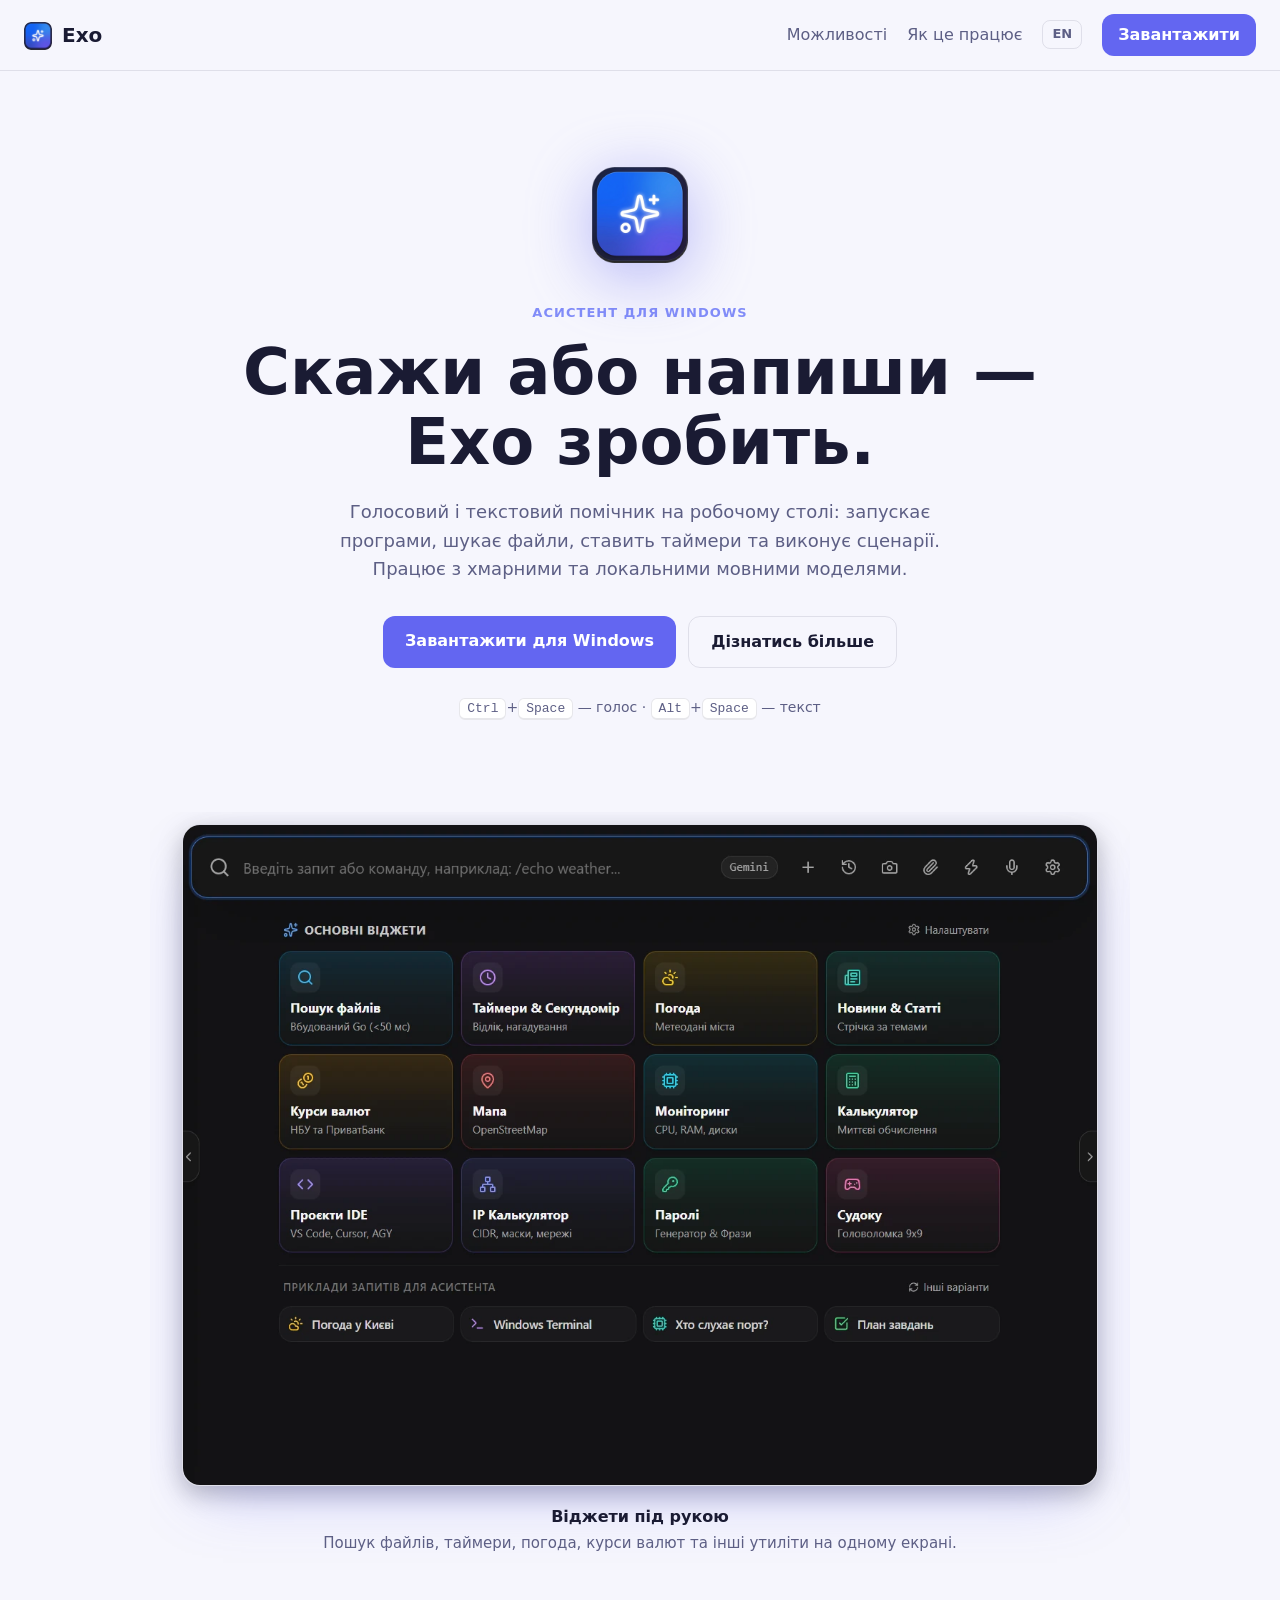
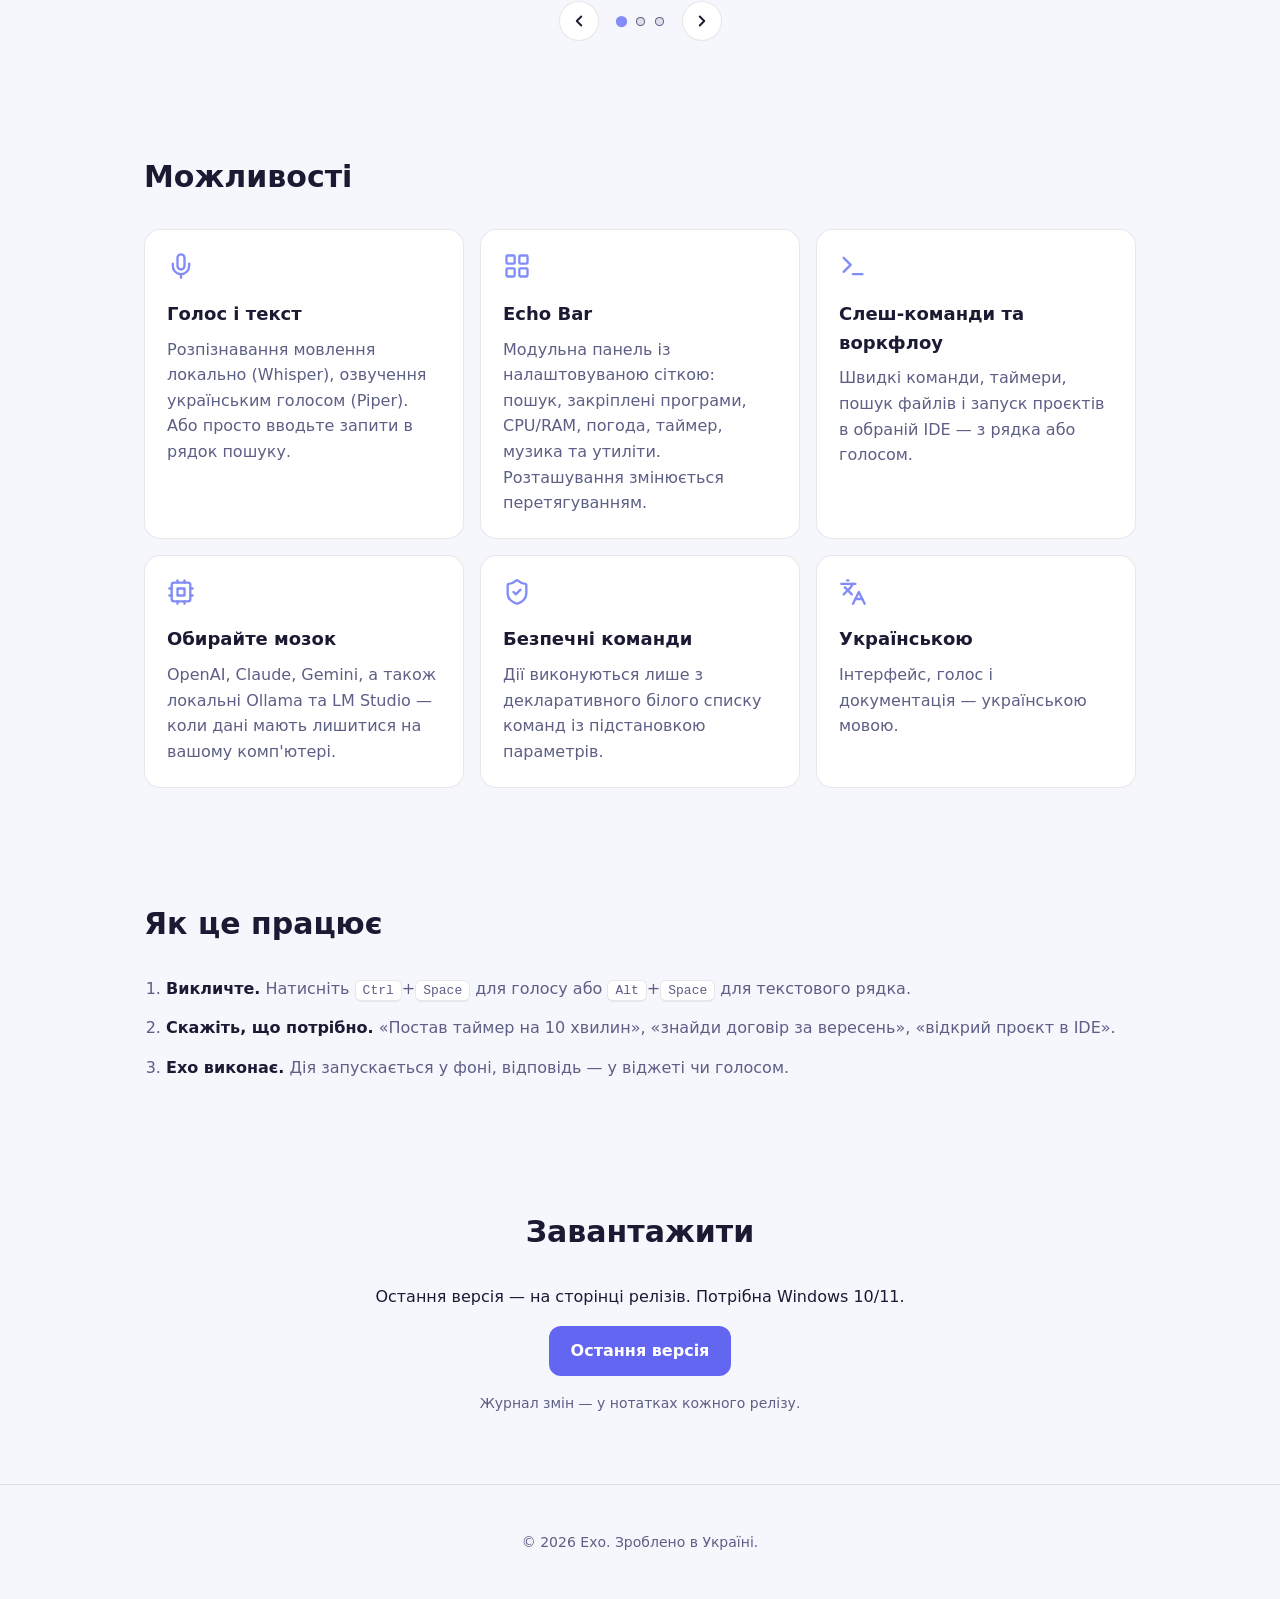
<file: index.html>
<!doctype html>
<html lang="uk">
<head>
  <meta charset="utf-8">
  <meta name="viewport" content="width=device-width, initial-scale=1">
  <title>Ехо — голосовий і текстовий асистент для Windows</title>
  <meta name="description" content="Ехо — десктопний асистент для Windows: голос, текст, слеш-команди, Echo Bar, воркфлоу та різні LLM — від хмарних до локальних.">
  <meta name="theme-color" content="#0f1020">
  <link rel="icon" href="assets/favicon.ico" sizes="any">
  <link rel="icon" type="image/png" sizes="32x32" href="assets/favicon-32.png">
  <link rel="apple-touch-icon" href="assets/apple-touch-icon.png">
  <link rel="manifest" href="site.webmanifest">
  <meta property="og:type" content="website">
  <meta property="og:site_name" content="Echo">
  <meta property="og:title" content="Ехо — голосовий і текстовий асистент для Windows">
  <meta property="og:url" content="https://echo-aide.github.io/">
  <meta property="og:locale" content="uk_UA">
  <meta property="og:image" content="https://echo-aide.github.io/assets/og-uk.png">
  <meta name="twitter:card" content="summary_large_image">
  <link rel="canonical" href="https://echo-aide.github.io/">
  <link rel="alternate" hreflang="uk" href="https://echo-aide.github.io/">
  <link rel="alternate" hreflang="en" href="https://echo-aide.github.io/en/">
  <link rel="alternate" hreflang="x-default" href="https://echo-aide.github.io/en/">
  <link rel="stylesheet" href="style.css?v=8">
</head>
<body>
  <header class="top">
    <a class="brand" href="#"><img src="assets/logo.png" alt="" width="28" height="28">Ехо</a>
    <nav>
      <a href="#features">Можливості</a>
      <a href="#how">Як це працює</a>
      <a class="lang" href="en/" hreflang="en" lang="en" title="English">EN</a>
      <a href="#download" class="btn small">Завантажити</a>
    </nav>
  </header>

  <main>
    <section class="hero">
      <img class="hero-logo" src="assets/logo.png" alt="Логотип Ехо" width="96" height="96">
      <p class="eyebrow">Асистент для Windows</p>
      <h1>Скажи або напиши —<br>Ехо зробить.</h1>
      <p class="lead">Голосовий і текстовий помічник на робочому столі: запускає програми, шукає файли, ставить таймери та виконує сценарії. Працює з хмарними та локальними мовними моделями.</p>
      <div class="cta">
        <a href="#download" class="btn">Завантажити для Windows</a>
        <a href="#features" class="btn ghost">Дізнатись більше</a>
      </div>
      <p class="hotkeys"><kbd>Ctrl</kbd>+<kbd>Space</kbd> — голос · <kbd>Alt</kbd>+<kbd>Space</kbd> — текст</p>
    </section>

    <section class="section shots" aria-roledescription="carousel" aria-label="Скріншоти">
      <div class="carousel-track" tabindex="0">
        <figure class="shot" role="group" aria-roledescription="slide" aria-label="1 / 3">
          <img src="assets/screens/home-widgets.webp" alt="Головний екран Ехо з віджетами та рядком запиту" width="1278" height="922">
          <figcaption><strong>Віджети під рукою</strong>Пошук файлів, таймери, погода, курси валют та інші утиліти на одному екрані.</figcaption>
        </figure>
        <figure class="shot" role="group" aria-roledescription="slide" aria-label="2 / 3">
          <img src="assets/screens/chat-answer.webp" alt="Запитання «Що таке Атлантида?» і відповідь Ехо під рядком запиту" width="1278" height="925" loading="lazy">
          <figcaption><strong>Відповіді в одному вікні</strong>Ехо відповідає просто під рядком запиту: з форматуванням і копіюванням в один клік.</figcaption>
        </figure>
        <figure class="shot" role="group" aria-roledescription="slide" aria-label="3 / 3">
          <img src="assets/screens/settings-ollama.webp" alt="Налаштування Ехо: локальна модель Ollama і резервний режим" width="1278" height="925" loading="lazy">
          <figcaption><strong>Хмара або локально</strong>Обирайте Gemini, OpenAI, Claude, Ollama чи LM Studio, а Smart Offline Fallback перемкнеться на локальну модель при збої.</figcaption>
        </figure>
      </div>
      <div class="carousel-nav">
        <button class="car-btn" type="button" data-dir="-1" aria-label="Попередній скріншот"><svg viewBox="0 0 24 24" fill="none" stroke="currentColor" stroke-width="2.5" stroke-linecap="round" stroke-linejoin="round" aria-hidden="true"><path d="m15 18-6-6 6-6"/></svg></button>
        <div class="car-dots"><button class="car-dot" type="button" aria-label="Скріншот 1"></button><button class="car-dot" type="button" aria-label="Скріншот 2"></button><button class="car-dot" type="button" aria-label="Скріншот 3"></button></div>
        <button class="car-btn" type="button" data-dir="1" aria-label="Наступний скріншот"><svg viewBox="0 0 24 24" fill="none" stroke="currentColor" stroke-width="2.5" stroke-linecap="round" stroke-linejoin="round" aria-hidden="true"><path d="m9 18 6-6-6-6"/></svg></button>
      </div>
    </section>

    <section id="features" class="section">
      <h2>Можливості</h2>
      <div class="grid">
        <article class="card">
          <svg class="ico" viewBox="0 0 24 24" fill="none" stroke="currentColor" stroke-width="2" stroke-linecap="round" stroke-linejoin="round" aria-hidden="true"><path d="M12 2a3 3 0 0 0-3 3v7a3 3 0 0 0 6 0V5a3 3 0 0 0-3-3Z"/><path d="M19 10v2a7 7 0 0 1-14 0v-2"/><line x1="12" x2="12" y1="19" y2="22"/></svg>
          <h3>Голос і текст</h3>
          <p>Розпізнавання мовлення локально (Whisper), озвучення українським голосом (Piper). Або просто вводьте запити в рядок пошуку.</p>
        </article>
        <article class="card">
          <svg class="ico" viewBox="0 0 24 24" fill="none" stroke="currentColor" stroke-width="2" stroke-linecap="round" stroke-linejoin="round" aria-hidden="true"><rect width="7" height="7" x="3" y="3" rx="1"/><rect width="7" height="7" x="14" y="3" rx="1"/><rect width="7" height="7" x="14" y="14" rx="1"/><rect width="7" height="7" x="3" y="14" rx="1"/></svg>
          <h3>Echo Bar</h3>
          <p>Модульна панель із налаштовуваною сіткою: пошук, закріплені програми, CPU/RAM, погода, таймер, музика та утиліти. Розташування змінюється перетягуванням.</p>
        </article>
        <article class="card">
          <svg class="ico" viewBox="0 0 24 24" fill="none" stroke="currentColor" stroke-width="2" stroke-linecap="round" stroke-linejoin="round" aria-hidden="true"><polyline points="4 17 10 11 4 5"/><line x1="12" x2="20" y1="19" y2="19"/></svg>
          <h3>Слеш-команди та воркфлоу</h3>
          <p>Швидкі команди, таймери, пошук файлів і запуск проєктів в обраній IDE — з рядка або голосом.</p>
        </article>
        <article class="card">
          <svg class="ico" viewBox="0 0 24 24" fill="none" stroke="currentColor" stroke-width="2" stroke-linecap="round" stroke-linejoin="round" aria-hidden="true"><rect width="16" height="16" x="4" y="4" rx="2"/><rect width="6" height="6" x="9" y="9"/><path d="M15 2v2M15 20v2M2 15h2M2 9h2M20 15h2M20 9h2M9 2v2M9 20v2"/></svg>
          <h3>Обирайте мозок</h3>
          <p>OpenAI, Claude, Gemini, а також локальні Ollama та LM Studio — коли дані мають лишитися на вашому комп'ютері.</p>
        </article>
        <article class="card">
          <svg class="ico" viewBox="0 0 24 24" fill="none" stroke="currentColor" stroke-width="2" stroke-linecap="round" stroke-linejoin="round" aria-hidden="true"><path d="M20 13c0 5-3.5 7.5-7.66 8.95a1 1 0 0 1-.67-.01C7.5 20.5 4 18 4 13V6a1 1 0 0 1 1-1c2 0 4.5-1.2 6.24-2.72a1.17 1.17 0 0 1 1.52 0C14.51 3.81 17 5 19 5a1 1 0 0 1 1 1z"/><path d="m9 12 2 2 4-4"/></svg>
          <h3>Безпечні команди</h3>
          <p>Дії виконуються лише з декларативного білого списку команд із підстановкою параметрів.</p>
        </article>
        <article class="card">
          <svg class="ico" viewBox="0 0 24 24" fill="none" stroke="currentColor" stroke-width="2" stroke-linecap="round" stroke-linejoin="round" aria-hidden="true"><path d="m5 8 6 6"/><path d="m4 14 6-6 2-3"/><path d="M2 5h12"/><path d="M7 2h1"/><path d="m22 22-5-10-5 10"/><path d="M14 18h6"/></svg>
          <h3>Українською</h3>
          <p>Інтерфейс, голос і документація — українською мовою.</p>
        </article>
      </div>
    </section>

    <section id="how" class="section">
      <h2>Як це працює</h2>
      <ol class="steps">
        <li><strong>Викличте.</strong> Натисніть <kbd>Ctrl</kbd>+<kbd>Space</kbd> для голосу або <kbd>Alt</kbd>+<kbd>Space</kbd> для текстового рядка.</li>
        <li><strong>Скажіть, що потрібно.</strong> «Постав таймер на 10 хвилин», «знайди договір за вересень», «відкрий проєкт в IDE».</li>
        <li><strong>Ехо виконає.</strong> Дія запускається у фоні, відповідь — у віджеті чи голосом.</li>
      </ol>
    </section>

    <section id="download" class="section download">
      <h2>Завантажити</h2>
      <p>Остання версія — на сторінці релізів. Потрібна Windows 10/11.</p>
      <a class="btn" href="https://github.com/echo-aide/echo-aide.github.io/releases/latest">Остання версія</a>
      <p class="muted">Журнал змін — у нотатках кожного релізу.</p>
    </section>
  </main>

  <footer>
    <p>© 2026 Ехо. Зроблено в Україні.</p>
  </footer>
  <script>
    (function () {
      var root = document.querySelector('.shots');
      if (!root) return;
      var track = root.querySelector('.carousel-track');
      var slides = track.children;
      var dots = root.querySelectorAll('.car-dot');
      function index() { return Math.round(track.scrollLeft / track.clientWidth); }
      function go(i) {
        i = Math.max(0, Math.min(slides.length - 1, i));
        track.scrollTo({ left: i * track.clientWidth });
      }
      function sync() {
        var i = index();
        dots.forEach(function (d, n) { d.setAttribute('aria-current', n === i ? 'true' : 'false'); });
      }
      track.addEventListener('scroll', sync, { passive: true });
      window.addEventListener('resize', sync);
      dots.forEach(function (d, n) { d.addEventListener('click', function () { go(n); }); });
      root.querySelectorAll('.car-btn').forEach(function (b) {
        b.addEventListener('click', function () { go(index() + Number(b.dataset.dir)); });
      });
      track.addEventListener('keydown', function (e) {
        if (e.key === 'ArrowRight') { go(index() + 1); e.preventDefault(); }
        if (e.key === 'ArrowLeft') { go(index() - 1); e.preventDefault(); }
      });
      sync();
    })();
  </script>
</body>
</html>
</file>
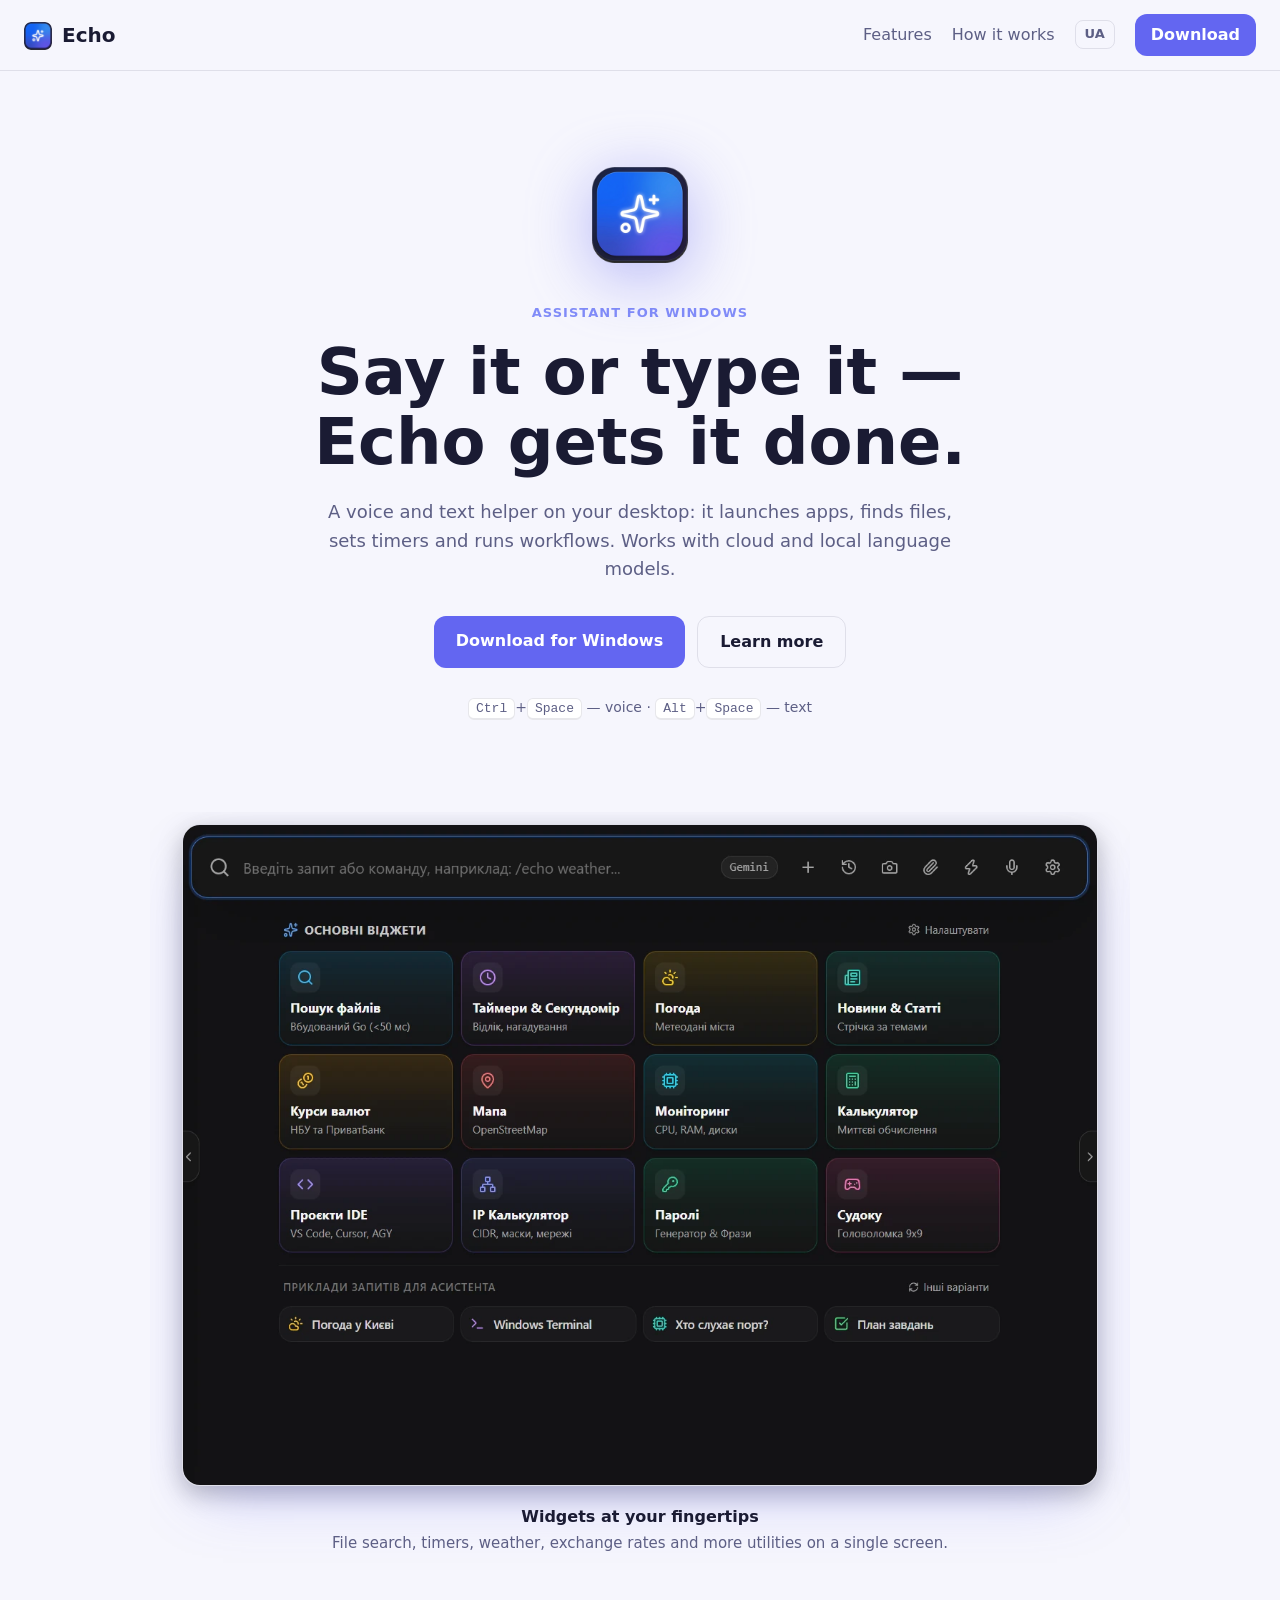
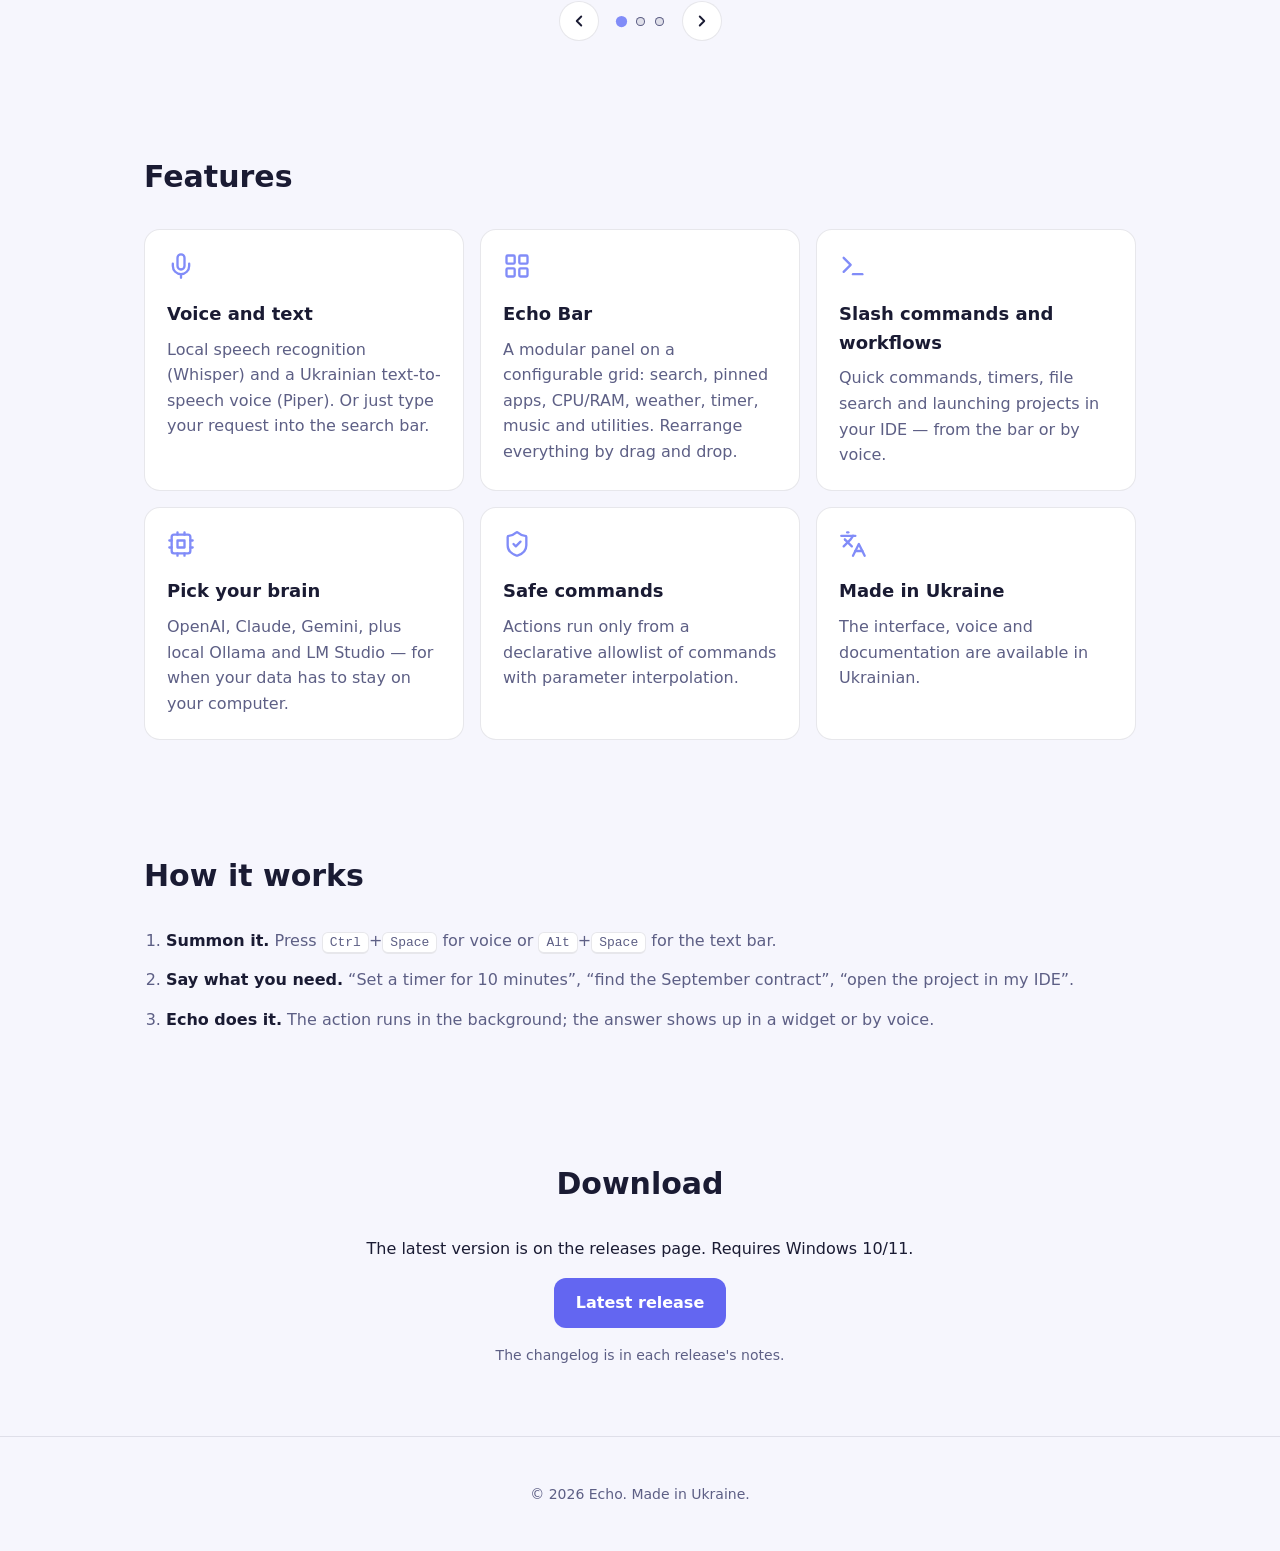
<file: en/index.html>
<!doctype html>
<html lang="en">
<head>
  <meta charset="utf-8">
  <meta name="viewport" content="width=device-width, initial-scale=1">
  <title>Echo — voice and text assistant for Windows</title>
  <meta name="description" content="Echo is a desktop assistant for Windows: voice, text, slash commands, Echo Bar, workflows and your choice of LLM — from cloud to fully local.">
  <meta name="theme-color" content="#0f1020">
  <link rel="icon" href="../assets/favicon.ico" sizes="any">
  <link rel="icon" type="image/png" sizes="32x32" href="../assets/favicon-32.png">
  <link rel="apple-touch-icon" href="../assets/apple-touch-icon.png">
  <link rel="manifest" href="../site.webmanifest">
  <meta property="og:type" content="website">
  <meta property="og:site_name" content="Echo">
  <meta property="og:title" content="Echo — voice and text assistant for Windows">
  <meta property="og:url" content="https://echo-aide.github.io/en/">
  <meta property="og:locale" content="en_US">
  <meta property="og:image" content="https://echo-aide.github.io/assets/og-en.png">
  <meta name="twitter:card" content="summary_large_image">
  <link rel="canonical" href="https://echo-aide.github.io/en/">
  <link rel="alternate" hreflang="uk" href="https://echo-aide.github.io/">
  <link rel="alternate" hreflang="en" href="https://echo-aide.github.io/en/">
  <link rel="alternate" hreflang="x-default" href="https://echo-aide.github.io/en/">
  <link rel="stylesheet" href="../style.css?v=8">
</head>
<body>
  <header class="top">
    <a class="brand" href="#"><img src="../assets/logo.png" alt="" width="28" height="28">Echo</a>
    <nav>
      <a href="#features">Features</a>
      <a href="#how">How it works</a>
      <a class="lang" href="../" hreflang="uk" lang="uk" title="Українською">UA</a>
      <a href="#download" class="btn small">Download</a>
    </nav>
  </header>

  <main>
    <section class="hero">
      <img class="hero-logo" src="../assets/logo.png" alt="Echo logo" width="96" height="96">
      <p class="eyebrow">Assistant for Windows</p>
      <h1>Say it or type it —<br>Echo gets it done.</h1>
      <p class="lead">A voice and text helper on your desktop: it launches apps, finds files, sets timers and runs workflows. Works with cloud and local language models.</p>
      <div class="cta">
        <a href="#download" class="btn">Download for Windows</a>
        <a href="#features" class="btn ghost">Learn more</a>
      </div>
      <p class="hotkeys"><kbd>Ctrl</kbd>+<kbd>Space</kbd> — voice · <kbd>Alt</kbd>+<kbd>Space</kbd> — text</p>
    </section>

    <section class="section shots" aria-roledescription="carousel" aria-label="Screenshots">
      <div class="carousel-track" tabindex="0">
        <figure class="shot" role="group" aria-roledescription="slide" aria-label="1 / 3">
          <img src="../assets/screens/home-widgets.webp" alt="Echo home screen with widgets and the query bar" width="1278" height="922">
          <figcaption><strong>Widgets at your fingertips</strong>File search, timers, weather, exchange rates and more utilities on a single screen.</figcaption>
        </figure>
        <figure class="shot" role="group" aria-roledescription="slide" aria-label="2 / 3">
          <img src="../assets/screens/chat-answer.webp" alt="The question “What is Atlantis?” and Echo’s answer below the query bar" width="1278" height="925" loading="lazy">
          <figcaption><strong>Answers in one window</strong>Echo replies right under the query bar, with formatting and one-click copy.</figcaption>
        </figure>
        <figure class="shot" role="group" aria-roledescription="slide" aria-label="3 / 3">
          <img src="../assets/screens/settings-ollama.webp" alt="Echo settings: local Ollama model and offline fallback" width="1278" height="925" loading="lazy">
          <figcaption><strong>Cloud or local</strong>Pick Gemini, OpenAI, Claude, Ollama or LM Studio. Smart Offline Fallback switches to a local model when the network fails.</figcaption>
        </figure>
      </div>
      <div class="carousel-nav">
        <button class="car-btn" type="button" data-dir="-1" aria-label="Previous screenshot"><svg viewBox="0 0 24 24" fill="none" stroke="currentColor" stroke-width="2.5" stroke-linecap="round" stroke-linejoin="round" aria-hidden="true"><path d="m15 18-6-6 6-6"/></svg></button>
        <div class="car-dots"><button class="car-dot" type="button" aria-label="Screenshot 1"></button><button class="car-dot" type="button" aria-label="Screenshot 2"></button><button class="car-dot" type="button" aria-label="Screenshot 3"></button></div>
        <button class="car-btn" type="button" data-dir="1" aria-label="Next screenshot"><svg viewBox="0 0 24 24" fill="none" stroke="currentColor" stroke-width="2.5" stroke-linecap="round" stroke-linejoin="round" aria-hidden="true"><path d="m9 18 6-6-6-6"/></svg></button>
      </div>
    </section>

    <section id="features" class="section">
      <h2>Features</h2>
      <div class="grid">
        <article class="card">
          <svg class="ico" viewBox="0 0 24 24" fill="none" stroke="currentColor" stroke-width="2" stroke-linecap="round" stroke-linejoin="round" aria-hidden="true"><path d="M12 2a3 3 0 0 0-3 3v7a3 3 0 0 0 6 0V5a3 3 0 0 0-3-3Z"/><path d="M19 10v2a7 7 0 0 1-14 0v-2"/><line x1="12" x2="12" y1="19" y2="22"/></svg>
          <h3>Voice and text</h3>
          <p>Local speech recognition (Whisper) and a Ukrainian text-to-speech voice (Piper). Or just type your request into the search bar.</p>
        </article>
        <article class="card">
          <svg class="ico" viewBox="0 0 24 24" fill="none" stroke="currentColor" stroke-width="2" stroke-linecap="round" stroke-linejoin="round" aria-hidden="true"><rect width="7" height="7" x="3" y="3" rx="1"/><rect width="7" height="7" x="14" y="3" rx="1"/><rect width="7" height="7" x="14" y="14" rx="1"/><rect width="7" height="7" x="3" y="14" rx="1"/></svg>
          <h3>Echo Bar</h3>
          <p>A modular panel on a configurable grid: search, pinned apps, CPU/RAM, weather, timer, music and utilities. Rearrange everything by drag and drop.</p>
        </article>
        <article class="card">
          <svg class="ico" viewBox="0 0 24 24" fill="none" stroke="currentColor" stroke-width="2" stroke-linecap="round" stroke-linejoin="round" aria-hidden="true"><polyline points="4 17 10 11 4 5"/><line x1="12" x2="20" y1="19" y2="19"/></svg>
          <h3>Slash commands and workflows</h3>
          <p>Quick commands, timers, file search and launching projects in your IDE — from the bar or by voice.</p>
        </article>
        <article class="card">
          <svg class="ico" viewBox="0 0 24 24" fill="none" stroke="currentColor" stroke-width="2" stroke-linecap="round" stroke-linejoin="round" aria-hidden="true"><rect width="16" height="16" x="4" y="4" rx="2"/><rect width="6" height="6" x="9" y="9"/><path d="M15 2v2M15 20v2M2 15h2M2 9h2M20 15h2M20 9h2M9 2v2M9 20v2"/></svg>
          <h3>Pick your brain</h3>
          <p>OpenAI, Claude, Gemini, plus local Ollama and LM Studio — for when your data has to stay on your computer.</p>
        </article>
        <article class="card">
          <svg class="ico" viewBox="0 0 24 24" fill="none" stroke="currentColor" stroke-width="2" stroke-linecap="round" stroke-linejoin="round" aria-hidden="true"><path d="M20 13c0 5-3.5 7.5-7.66 8.95a1 1 0 0 1-.67-.01C7.5 20.5 4 18 4 13V6a1 1 0 0 1 1-1c2 0 4.5-1.2 6.24-2.72a1.17 1.17 0 0 1 1.52 0C14.51 3.81 17 5 19 5a1 1 0 0 1 1 1z"/><path d="m9 12 2 2 4-4"/></svg>
          <h3>Safe commands</h3>
          <p>Actions run only from a declarative allowlist of commands with parameter interpolation.</p>
        </article>
        <article class="card">
          <svg class="ico" viewBox="0 0 24 24" fill="none" stroke="currentColor" stroke-width="2" stroke-linecap="round" stroke-linejoin="round" aria-hidden="true"><path d="m5 8 6 6"/><path d="m4 14 6-6 2-3"/><path d="M2 5h12"/><path d="M7 2h1"/><path d="m22 22-5-10-5 10"/><path d="M14 18h6"/></svg>
          <h3>Made in Ukraine</h3>
          <p>The interface, voice and documentation are available in Ukrainian.</p>
        </article>
      </div>
    </section>

    <section id="how" class="section">
      <h2>How it works</h2>
      <ol class="steps">
        <li><strong>Summon it.</strong> Press <kbd>Ctrl</kbd>+<kbd>Space</kbd> for voice or <kbd>Alt</kbd>+<kbd>Space</kbd> for the text bar.</li>
        <li><strong>Say what you need.</strong> “Set a timer for 10 minutes”, “find the September contract”, “open the project in my IDE”.</li>
        <li><strong>Echo does it.</strong> The action runs in the background; the answer shows up in a widget or by voice.</li>
      </ol>
    </section>

    <section id="download" class="section download">
      <h2>Download</h2>
      <p>The latest version is on the releases page. Requires Windows 10/11.</p>
      <a class="btn" href="https://github.com/echo-aide/echo-aide.github.io/releases/latest">Latest release</a>
      <p class="muted">The changelog is in each release's notes.</p>
    </section>
  </main>

  <footer>
    <p>© 2026 Echo. Made in Ukraine.</p>
  </footer>
  <script>
    (function () {
      var root = document.querySelector('.shots');
      if (!root) return;
      var track = root.querySelector('.carousel-track');
      var slides = track.children;
      var dots = root.querySelectorAll('.car-dot');
      function index() { return Math.round(track.scrollLeft / track.clientWidth); }
      function go(i) {
        i = Math.max(0, Math.min(slides.length - 1, i));
        track.scrollTo({ left: i * track.clientWidth });
      }
      function sync() {
        var i = index();
        dots.forEach(function (d, n) { d.setAttribute('aria-current', n === i ? 'true' : 'false'); });
      }
      track.addEventListener('scroll', sync, { passive: true });
      window.addEventListener('resize', sync);
      dots.forEach(function (d, n) { d.addEventListener('click', function () { go(n); }); });
      root.querySelectorAll('.car-btn').forEach(function (b) {
        b.addEventListener('click', function () { go(index() + Number(b.dataset.dir)); });
      });
      track.addEventListener('keydown', function (e) {
        if (e.key === 'ArrowRight') { go(index() + 1); e.preventDefault(); }
        if (e.key === 'ArrowLeft') { go(index() - 1); e.preventDefault(); }
      });
      sync();
    })();
  </script>
</body>
</html>
</file>
<file: style.css>
:root {
  --bg: #0f1020;
  --bg-2: #171833;
  --text: #e8e9f5;
  --muted: #9a9cc0;
  --accent: #6366f1;
  --accent-2: #818cf8;
  --border: rgba(255, 255, 255, 0.08);
}

@media (prefers-color-scheme: light) {
  :root {
    --bg: #f6f6fd;
    --bg-2: #ffffff;
    --text: #1a1b33;
    --muted: #5d5f85;
    --border: rgba(20, 20, 60, 0.1);
  }
}

* { box-sizing: border-box; }
html { scroll-behavior: smooth; }

body {
  margin: 0;
  background: var(--bg);
  color: var(--text);
  font: 16px/1.6 system-ui, "Segoe UI", Roboto, sans-serif;
}

a { color: inherit; }

.top {
  position: sticky;
  top: 0;
  z-index: 10;
  display: flex;
  align-items: center;
  justify-content: space-between;
  padding: 14px 24px;
  background: color-mix(in srgb, var(--bg) 85%, transparent);
  backdrop-filter: blur(10px);
  border-bottom: 1px solid var(--border);
}
.brand { display: inline-flex; align-items: center; gap: 10px; font-weight: 700; font-size: 20px; text-decoration: none; }
.brand img { display: block; flex: none; position: relative; top: 1px; border-radius: 7px; }
.top nav { display: flex; align-items: center; gap: 20px; }
.top nav a { text-decoration: none; color: var(--muted); }
.top nav a:hover { color: var(--text); }

.top nav a.lang {
  padding: 3px 9px;
  border: 1px solid var(--border);
  border-radius: 8px;
  font-size: 13px;
  font-weight: 600;
}

.btn {
  display: inline-block;
  padding: 12px 22px;
  border-radius: 12px;
  background: var(--accent);
  color: #fff !important;
  font-weight: 600;
  text-decoration: none;
  transition: background 0.15s, transform 0.15s;
}
.btn:hover { background: var(--accent-2); transform: translateY(-1px); }
.btn.small { padding: 8px 16px; }
.btn.ghost {
  background: transparent;
  color: var(--text) !important;
  border: 1px solid var(--border);
}
.btn.ghost:hover { background: var(--bg-2); }

main { max-width: 1040px; margin: 0 auto; padding: 0 24px; }

.hero { text-align: center; padding: 96px 0 72px; }
.hero-logo { width: 96px; height: 96px; margin-bottom: 20px; filter: drop-shadow(0 12px 32px rgba(99, 102, 241, 0.45)); }
.eyebrow { color: var(--accent-2); font-weight: 600; letter-spacing: 0.08em; text-transform: uppercase; font-size: 13px; }
.hero h1 { font-size: clamp(36px, 7vw, 64px); line-height: 1.1; margin: 8px 0 20px; }
.lead { max-width: 640px; margin: 0 auto 32px; color: var(--muted); font-size: 18px; }
.cta { display: flex; gap: 12px; justify-content: center; flex-wrap: wrap; }
.hotkeys { margin-top: 28px; color: var(--muted); font-size: 14px; }

kbd {
  padding: 2px 7px;
  border: 1px solid var(--border);
  border-bottom-width: 2px;
  border-radius: 6px;
  background: var(--bg-2);
  font: 13px ui-monospace, Consolas, monospace;
}

.section { padding: 56px 0; }
.section h2 { font-size: 30px; margin: 0 0 28px; }

.grid {
  display: grid;
  grid-template-columns: repeat(auto-fit, minmax(280px, 1fr));
  gap: 16px;
}
.card {
  padding: 22px;
  background: var(--bg-2);
  border: 1px solid var(--border);
  border-radius: 16px;
}
.card h3 { margin: 0 0 8px; font-size: 18px; }
.ico { width: 28px; height: 28px; margin-bottom: 12px; color: var(--accent-2); }
.card p { margin: 0; color: var(--muted); }

.steps { padding-left: 22px; display: grid; gap: 14px; color: var(--muted); }
.steps strong { color: var(--text); }

.download { text-align: center; }
.muted { color: var(--muted); font-size: 14px; margin-top: 16px; }

footer {
  padding: 32px 24px;
  text-align: center;
  color: var(--muted);
  font-size: 14px;
  border-top: 1px solid var(--border);
}

@media (max-width: 560px) {
  .top nav a:not(.btn):not(.lang) { display: none; }
  .hero { padding: 64px 0 48px; }
}

.shots { padding-top: 8px; }
.carousel-track {
  display: flex;
  overflow-x: auto;
  scroll-snap-type: x mandatory;
  scroll-behavior: smooth;
  scrollbar-width: none;
  max-width: 980px;
  margin: 0 auto;
}
.carousel-track::-webkit-scrollbar { display: none; }
.carousel-track:focus-visible { outline: 2px solid var(--accent-2); outline-offset: 4px; border-radius: 18px; }
.shot {
  flex: 0 0 100%;
  margin: 0;
  padding: 12px 32px 8px;
  scroll-snap-align: center;
}
.shot img {
  display: block;
  width: 100%;
  height: auto;
  border-radius: 18px;
  border: 1px solid var(--border);
  box-shadow: 0 24px 60px -20px rgba(99, 102, 241, 0.35), 0 8px 24px rgba(0, 0, 0, 0.25);
}
.shot figcaption { margin-top: 18px; color: var(--muted); font-size: 15px; text-align: center; }
.shot figcaption strong { display: block; color: var(--text); font-size: 16px; margin-bottom: 2px; }

.carousel-nav { display: flex; align-items: center; justify-content: center; gap: 18px; margin-top: 12px; }
.car-btn {
  display: grid;
  place-items: center;
  width: 40px;
  height: 40px;
  padding: 0;
  border: 1px solid var(--border);
  border-radius: 50%;
  background: var(--bg-2);
  color: var(--text);
  cursor: pointer;
  transition: background 0.15s, border-color 0.15s;
}
.car-btn:hover { border-color: var(--accent-2); }
.car-btn svg { width: 18px; height: 18px; }
.car-dots { display: flex; gap: 10px; }
.car-dot {
  width: 9px;
  height: 9px;
  padding: 0;
  border: 0;
  border-radius: 50%;
  background: var(--border);
  box-shadow: inset 0 0 0 1px var(--muted);
  cursor: pointer;
  transition: background 0.15s, transform 0.15s;
}
.car-dot[aria-current="true"] { background: var(--accent-2); box-shadow: none; transform: scale(1.25); }
.car-btn:focus-visible, .car-dot:focus-visible { outline: 2px solid var(--accent-2); outline-offset: 3px; }

@media (max-width: 560px) { .shot { padding-inline: 4px; } }
@media (prefers-reduced-motion: reduce) { .carousel-track { scroll-behavior: auto; } }
</file>
